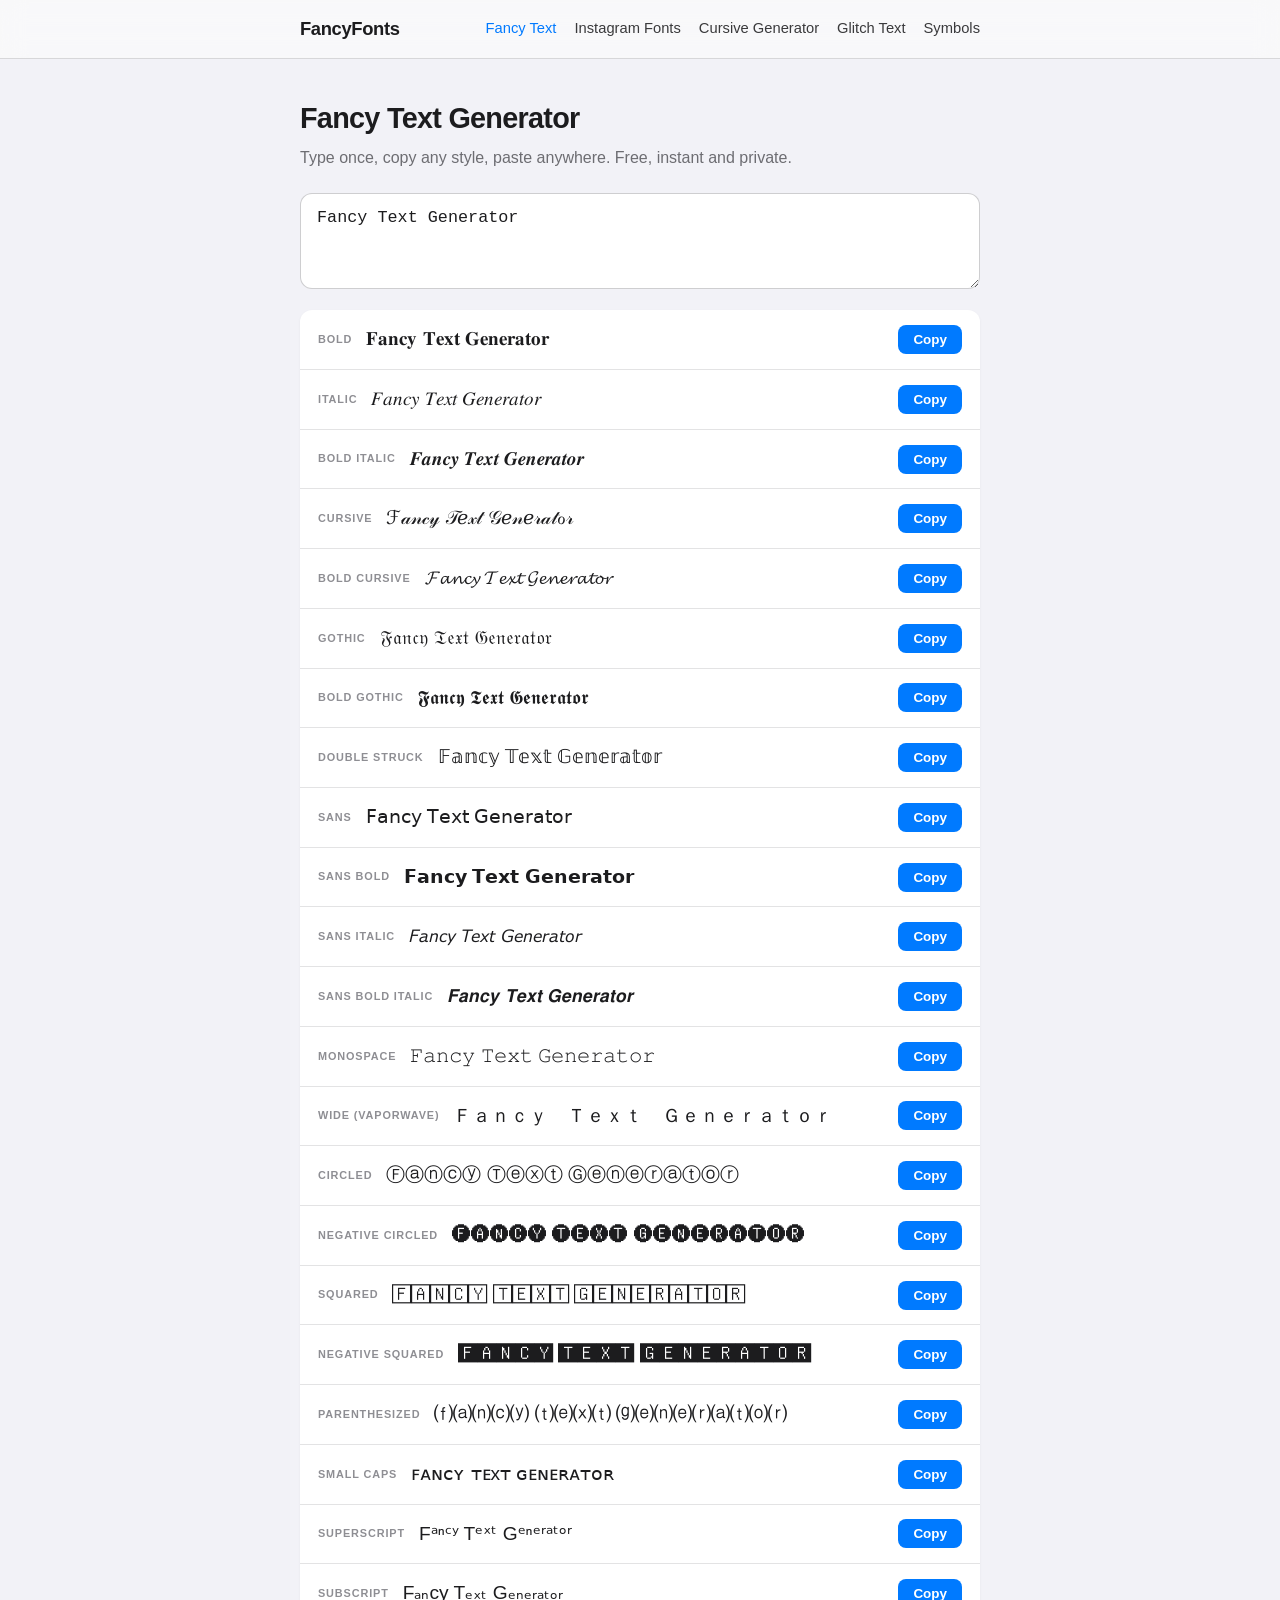
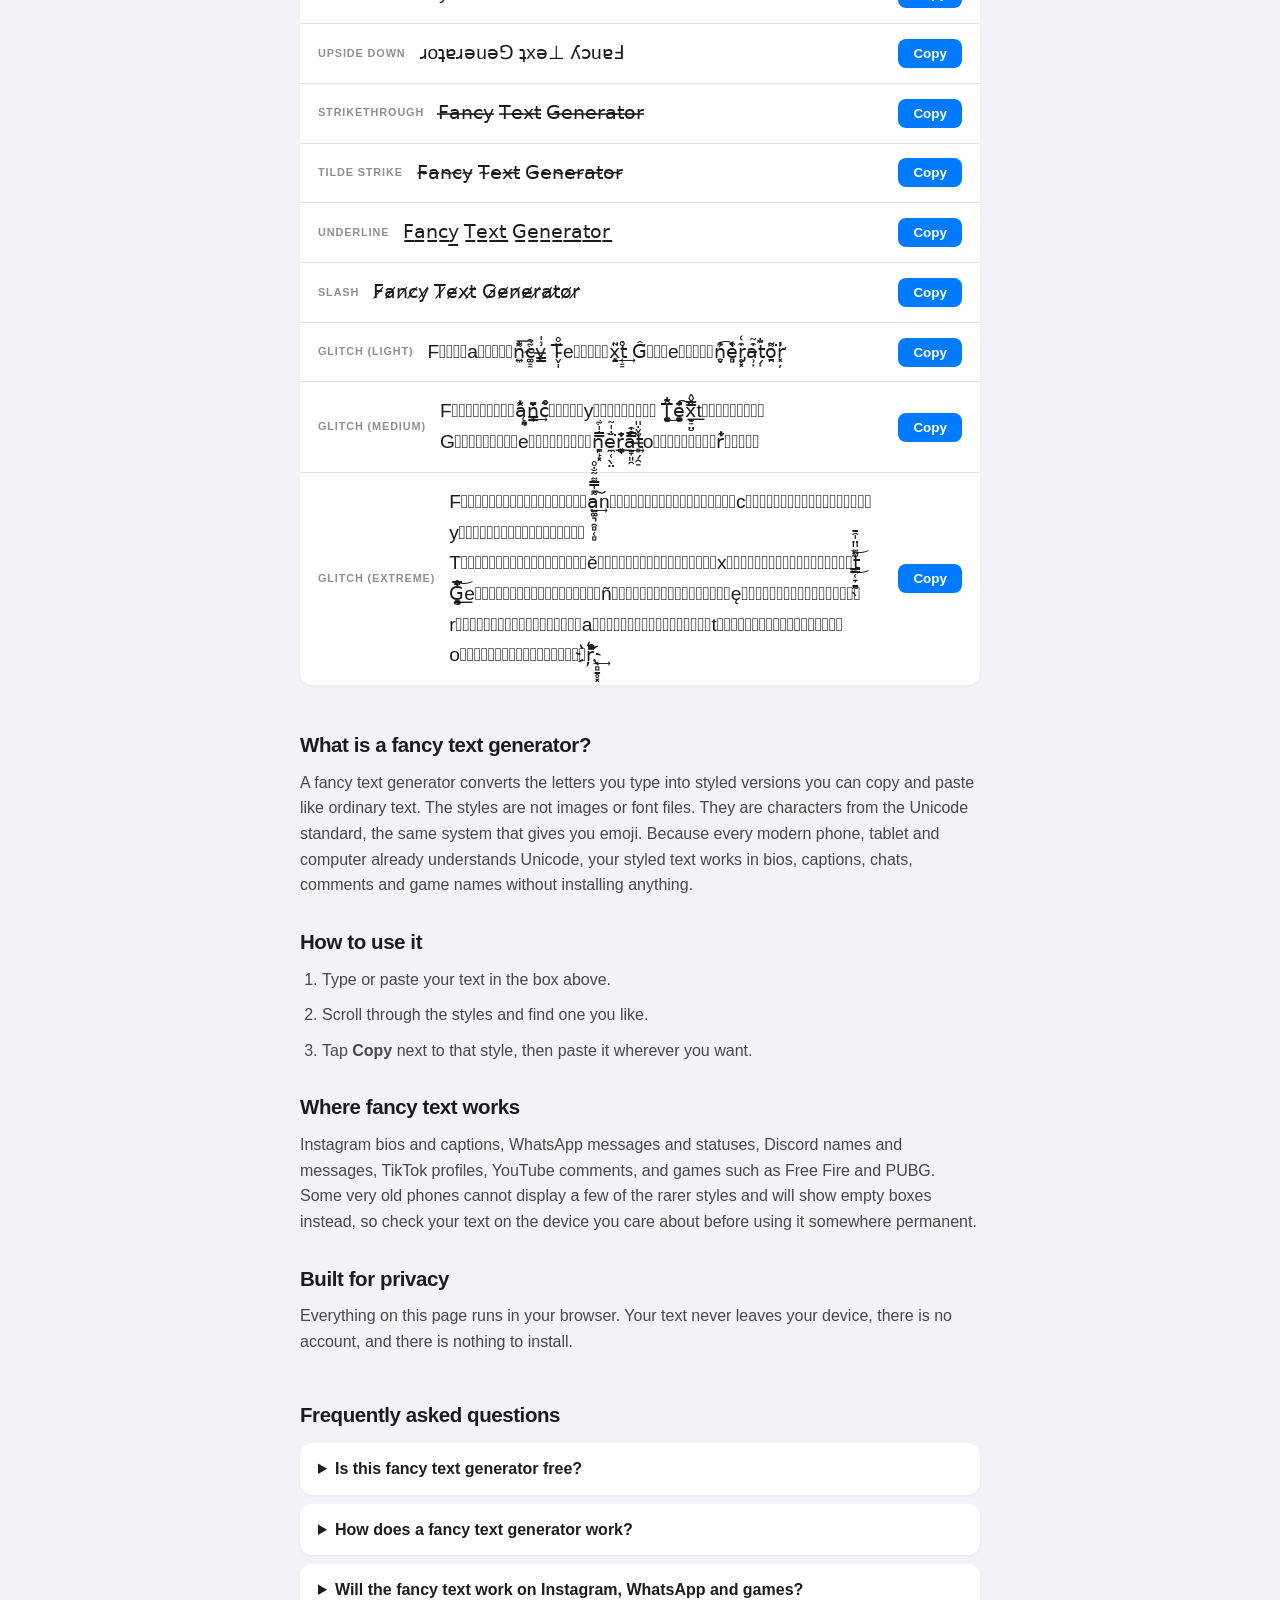
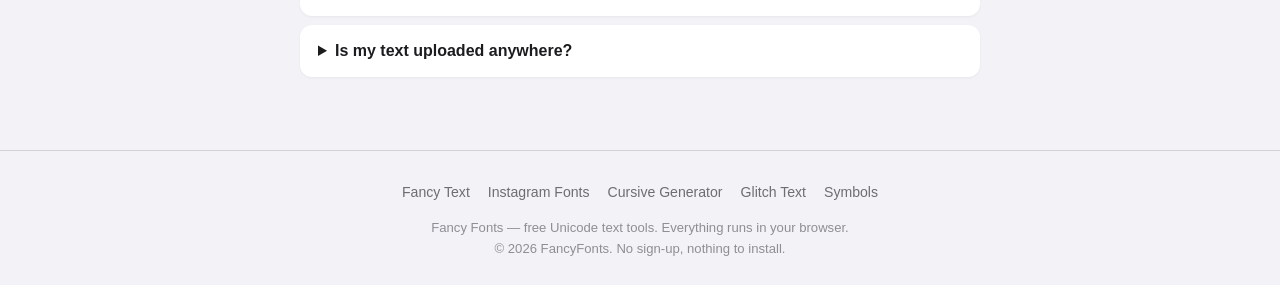
<file: index.html>
<!DOCTYPE html>
<html lang="en">
<head>
<meta charset="UTF-8">
<meta name="viewport" content="width=device-width, initial-scale=1.0">
<meta name="google-site-verification" content="sDdpDQWQOnC1w3uMUyWJrE3XYqYhAhATdIT-L85_N2A" />
<title>Fancy Font Generator: Copy and Paste Fonts Online Free | Fancy Fonts</title>
<meta name="description" content="Free fancy font generator online: type your text, get 30+ stylish fonts instantly, then copy and paste them into Instagram, WhatsApp, Discord, Free Fire and more. No sign-up.">
<link rel="canonical" href="https://fancy-fonts.github.io/">
<meta property="og:type" content="website">
<meta property="og:site_name" content="Fancy Fonts">
<meta property="og:title" content="Fancy Font Generator: Copy and Paste Fonts Online Free | Fancy Fonts">
<meta property="og:description" content="Free fancy font generator online: type your text, get 30+ stylish fonts instantly, then copy and paste them into Instagram, WhatsApp, Discord, Free Fire and more. No sign-up.">
<meta property="og:url" content="https://fancy-fonts.github.io/">
<link rel="icon" href="/favicon.svg" type="image/svg+xml">
<link rel="alternate icon" href="/favicon.png" type="image/png">
<link rel="stylesheet" href="/assets/style.css">
<script type="application/ld+json">
{"@context":"https://schema.org","@type":"FAQPage","mainEntity":[
{"@type":"Question","name":"Is this fancy text generator free?","acceptedAnswer":{"@type":"Answer","text":"Yes, completely free. There is no sign-up, no download and no limit on how much text you can convert."}},
{"@type":"Question","name":"How does a fancy text generator work?","acceptedAnswer":{"@type":"Answer","text":"It replaces each letter you type with a look-alike Unicode symbol. Unicode is the universal character standard built into every phone and computer, so the converted text pastes into almost any app without installing a font."}},
{"@type":"Question","name":"Will the fancy text work on Instagram, WhatsApp and games?","acceptedAnswer":{"@type":"Answer","text":"In most cases yes. Instagram bios and captions, WhatsApp chats and statuses, Discord, TikTok and games like Free Fire and PUBG all accept these characters. A few styles may show as empty boxes on very old devices."}},
{"@type":"Question","name":"Is my text uploaded anywhere?","acceptedAnswer":{"@type":"Answer","text":"No. All conversion happens inside your own browser with JavaScript. Nothing you type is sent to any server."}}
]}
</script>
<script type="application/ld+json">
{"@context":"https://schema.org","@type":"WebApplication","name":"Fancy Fonts - Fancy Text Generator","url":"https://fancy-fonts.github.io/","applicationCategory":"UtilitiesApplication","operatingSystem":"Any (web browser)","browserRequirements":"Requires JavaScript","offers":{"@type":"Offer","price":"0","priceCurrency":"USD"},"description":"Free online tool that converts plain text into 30 fancy Unicode styles you can copy and paste anywhere."}
</script>
<script type="application/ld+json">
{"@context":"https://schema.org","@type":"WebSite","name":"Fancy Fonts","alternateName":"FancyFonts","url":"https://fancy-fonts.github.io/"}
</script>
</head>
<body>
<header>
<div class="wrap">
<a class="logo" href="/">Fancy<span>Fonts</span></a>
<nav>
<a href="/" class="active">Fancy Text</a>
<a href="/instagram-fonts/">Instagram Fonts</a>
<a href="/cursive-generator/">Cursive Generator</a>
<a href="/glitch-text/">Glitch Text</a>
<a href="/symbols/">Symbols</a>
</nav>
</div>
</header>
<main>
<h1>Fancy Text Generator</h1>
<p class="sub">Type once, copy any style, paste anywhere. Free, instant and private.</p>
<section class="gen">
<textarea id="in" maxlength="500" placeholder="Type or paste your text here..."></textarea>
<div id="out"></div>
</section>
<section class="content">
<h2>What is a fancy text generator?</h2>
<p>A fancy text generator converts the letters you type into styled versions you can copy and paste like ordinary text. The styles are not images or font files. They are characters from the Unicode standard, the same system that gives you emoji. Because every modern phone, tablet and computer already understands Unicode, your styled text works in bios, captions, chats, comments and game names without installing anything.</p>
<h2>How to use it</h2>
<ol>
<li>Type or paste your text in the box above.</li>
<li>Scroll through the styles and find one you like.</li>
<li>Tap <strong>Copy</strong> next to that style, then paste it wherever you want.</li>
</ol>
<h2>Where fancy text works</h2>
<p>Instagram bios and captions, WhatsApp messages and statuses, Discord names and messages, TikTok profiles, YouTube comments, and games such as Free Fire and PUBG. Some very old phones cannot display a few of the rarer styles and will show empty boxes instead, so check your text on the device you care about before using it somewhere permanent.</p>
<h2>Built for privacy</h2>
<p>Everything on this page runs in your browser. Your text never leaves your device, there is no account, and there is nothing to install.</p>
</section>
<section class="faq">
<h2>Frequently asked questions</h2>
<details><summary>Is this fancy text generator free?</summary><p>Yes, completely free. There is no sign-up, no download and no limit on how much text you can convert.</p></details>
<details><summary>How does a fancy text generator work?</summary><p>It replaces each letter you type with a look-alike Unicode symbol. Unicode is the universal character standard built into every phone and computer, so the converted text pastes into almost any app without installing a font.</p></details>
<details><summary>Will the fancy text work on Instagram, WhatsApp and games?</summary><p>In most cases yes. Instagram bios and captions, WhatsApp chats and statuses, Discord, TikTok and games like Free Fire and PUBG all accept these characters. A few styles may show as empty boxes on very old devices.</p></details>
<details><summary>Is my text uploaded anywhere?</summary><p>No. All conversion happens inside your own browser with JavaScript. Nothing you type is sent to any server.</p></details>
</section>
</main>
<footer>
<div class="wrap">
<nav>
<a href="/">Fancy Text</a>
<a href="/instagram-fonts/">Instagram Fonts</a>
<a href="/cursive-generator/">Cursive Generator</a>
<a href="/glitch-text/">Glitch Text</a>
<a href="/symbols/">Symbols</a>
</nav>
<p>Fancy Fonts — free Unicode text tools. Everything runs in your browser.</p>
<p>© 2026 FancyFonts. No sign-up, nothing to install.</p>
</div>
</footer>
<script src="/assets/fancy.js"></script>
<script>FANCY.init({sample:"Fancy Text Generator",styles:["bold","italic","bolditalic","script","boldscript","fraktur","boldfraktur","doublestruck","sans","sansbold","sansitalic","sansbolditalic","monospace","fullwidth","circled","negcircled","squared","negsquared","paren","smallcaps","superscript","subscript","flip","strike","tilde","underline","slash","zalgo1","zalgo2","zalgo3"]});</script>
</body>
</html>
</file>
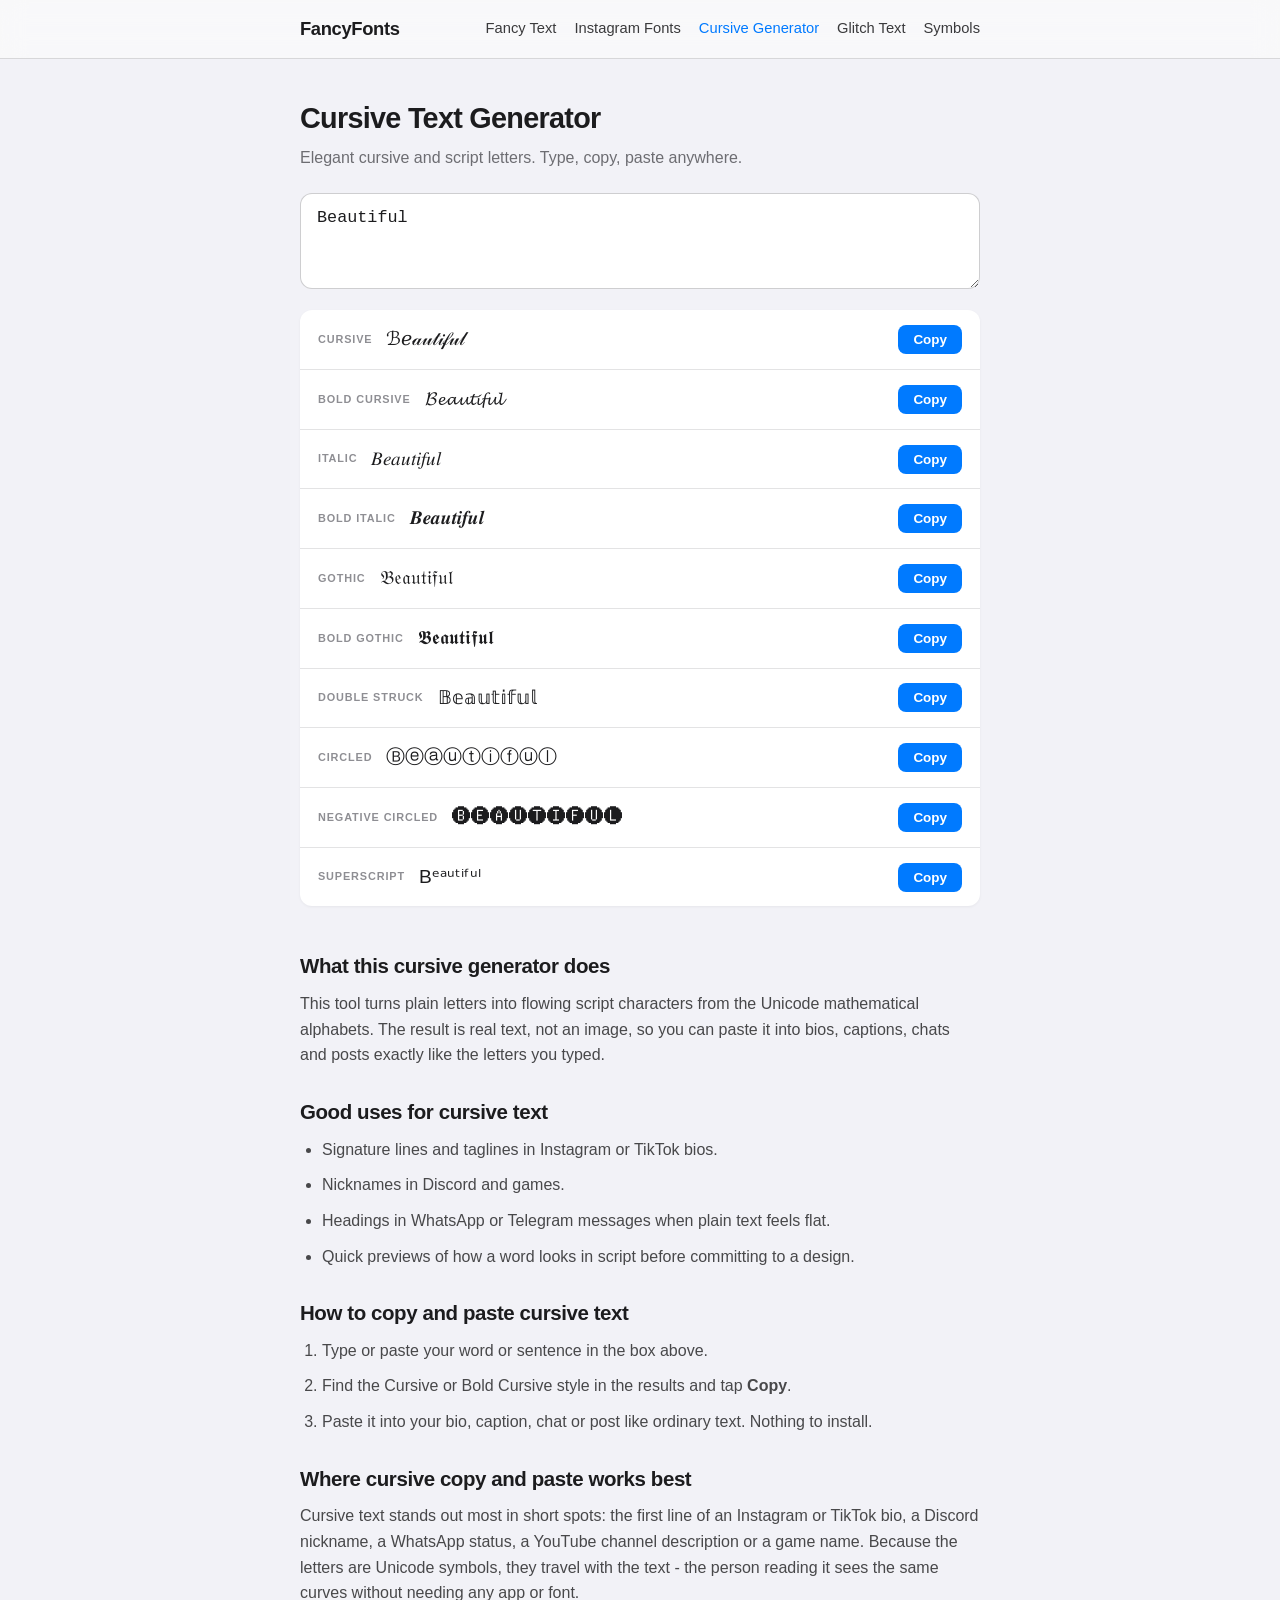
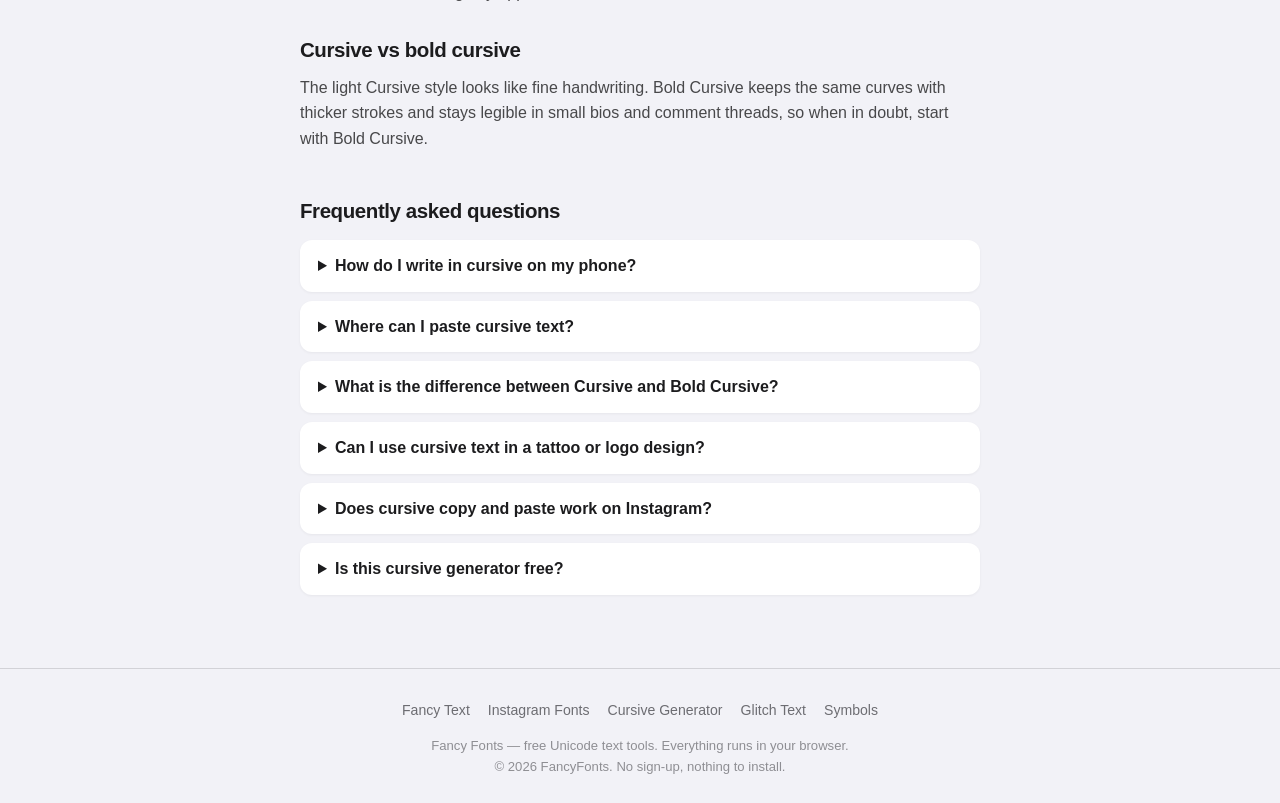
<file: cursive-generator/index.html>
<!DOCTYPE html>
<html lang="en">
<head>
<meta charset="UTF-8">
<meta name="viewport" content="width=device-width, initial-scale=1.0">
<title>Cursive Generator: Copy and Paste Cursive Text Free | Fancy Fonts</title>
<meta name="description" content="Free cursive generator. Convert any text into elegant cursive and script fonts you can copy and paste into bios, captions, messages and designs. No sign-up.">
<link rel="canonical" href="https://fancy-fonts.github.io/cursive-generator/">
<meta property="og:type" content="website">
<meta property="og:site_name" content="Fancy Fonts">
<meta property="og:title" content="Cursive Generator: Copy and Paste Cursive Text Free | Fancy Fonts">
<meta property="og:description" content="Free cursive generator. Convert any text into elegant cursive and script fonts you can copy and paste into bios, captions, messages and designs. No sign-up.">
<meta property="og:url" content="https://fancy-fonts.github.io/cursive-generator/">
<link rel="icon" href="/favicon.svg" type="image/svg+xml">
<link rel="alternate icon" href="/favicon.png" type="image/png">
<link rel="stylesheet" href="/assets/style.css">
<script type="application/ld+json">
{"@context":"https://schema.org","@type":"FAQPage","mainEntity":[
{"@type":"Question","name":"How do I write in cursive on my phone?","acceptedAnswer":{"@type":"Answer","text":"Phones do not include a cursive keyboard. Type your text here, copy the cursive version, and paste it into any app. The letters are Unicode symbols, so they work without installing fonts."}},
{"@type":"Question","name":"Where can I paste cursive text?","acceptedAnswer":{"@type":"Answer","text":"Anywhere that accepts normal text: Instagram and TikTok bios, WhatsApp and iMessage chats, Discord names, YouTube comments and most games."}},
{"@type":"Question","name":"Does cursive copy and paste work on Instagram?","acceptedAnswer":{"@type":"Answer","text":"Yes. Instagram bios, captions and comments accept Unicode script letters, so text you copy here pastes in with its cursive look intact."}},
{"@type":"Question","name":"Is this cursive generator free?","acceptedAnswer":{"@type":"Answer","text":"Yes, completely free with no sign-up and no limit. The conversion runs in your own browser, so nothing you type is uploaded anywhere."}},
{"@type":"Question","name":"What is the difference between Cursive and Bold Cursive?","acceptedAnswer":{"@type":"Answer","text":"Cursive uses light script strokes that look like handwriting, while Bold Cursive uses the same flowing shapes with heavier strokes, which reads better at small sizes."}},
{"@type":"Question","name":"Can I use cursive text in a tattoo or logo design?","acceptedAnswer":{"@type":"Answer","text":"You can paste it into design tools as a starting point to preview how words look in a script style, but a final tattoo or logo should be drawn with real fonts or custom lettering for clean, scalable lines."}}
]}
</script>
<script type="application/ld+json">
{"@context":"https://schema.org","@type":"WebApplication","name":"Cursive Text Generator","url":"https://fancy-fonts.github.io/cursive-generator/","applicationCategory":"UtilitiesApplication","operatingSystem":"Any (web browser)","browserRequirements":"Requires JavaScript","offers":{"@type":"Offer","price":"0","priceCurrency":"USD"},"description":"Free tool that converts plain text into cursive and script Unicode styles to copy and paste anywhere."}
</script>
</head>
<body>
<header>
<div class="wrap">
<a class="logo" href="/">Fancy<span>Fonts</span></a>
<nav>
<a href="/">Fancy Text</a>
<a href="/instagram-fonts/">Instagram Fonts</a>
<a href="/cursive-generator/" class="active">Cursive Generator</a>
<a href="/glitch-text/">Glitch Text</a>
<a href="/symbols/">Symbols</a>
</nav>
</div>
</header>
<main>
<h1>Cursive Text Generator</h1>
<p class="sub">Elegant cursive and script letters. Type, copy, paste anywhere.</p>
<section class="gen">
<textarea id="in" maxlength="500" placeholder="Type your text here..."></textarea>
<div id="out"></div>
</section>
<section class="content">
<h2>What this cursive generator does</h2>
<p>This tool turns plain letters into flowing script characters from the Unicode mathematical alphabets. The result is real text, not an image, so you can paste it into bios, captions, chats and posts exactly like the letters you typed.</p>
<h2>Good uses for cursive text</h2>
<ul>
<li>Signature lines and taglines in Instagram or TikTok bios.</li>
<li>Nicknames in Discord and games.</li>
<li>Headings in WhatsApp or Telegram messages when plain text feels flat.</li>
<li>Quick previews of how a word looks in script before committing to a design.</li>
</ul>
<h2>How to copy and paste cursive text</h2>
<ol>
<li>Type or paste your word or sentence in the box above.</li>
<li>Find the Cursive or Bold Cursive style in the results and tap <strong>Copy</strong>.</li>
<li>Paste it into your bio, caption, chat or post like ordinary text. Nothing to install.</li>
</ol>
<h2>Where cursive copy and paste works best</h2>
<p>Cursive text stands out most in short spots: the first line of an Instagram or TikTok bio, a Discord nickname, a WhatsApp status, a YouTube channel description or a game name. Because the letters are Unicode symbols, they travel with the text - the person reading it sees the same curves without needing any app or font.</p>
<h2>Cursive vs bold cursive</h2>
<p>The light Cursive style looks like fine handwriting. Bold Cursive keeps the same curves with thicker strokes and stays legible in small bios and comment threads, so when in doubt, start with Bold Cursive.</p>
</section>
<section class="faq">
<h2>Frequently asked questions</h2>
<details><summary>How do I write in cursive on my phone?</summary><p>Phones do not include a cursive keyboard. Type your text here, copy the cursive version, and paste it into any app. The letters are Unicode symbols, so they work without installing fonts.</p></details>
<details><summary>Where can I paste cursive text?</summary><p>Anywhere that accepts normal text: Instagram and TikTok bios, WhatsApp and iMessage chats, Discord names, YouTube comments and most games.</p></details>
<details><summary>What is the difference between Cursive and Bold Cursive?</summary><p>Cursive uses light script strokes that look like handwriting, while Bold Cursive uses the same flowing shapes with heavier strokes, which reads better at small sizes.</p></details>
<details><summary>Can I use cursive text in a tattoo or logo design?</summary><p>You can paste it into design tools as a starting point to preview how words look in a script style, but a final tattoo or logo should be drawn with real fonts or custom lettering for clean, scalable lines.</p></details>
<details><summary>Does cursive copy and paste work on Instagram?</summary><p>Yes. Instagram bios, captions and comments accept Unicode script letters, so text you copy here pastes in with its cursive look intact. A very small number of styles may show as boxes on old devices, so check the preview on your own phone before publishing.</p></details>
<details><summary>Is this cursive generator free?</summary><p>Yes, completely free with no sign-up and no limit. The conversion runs in your own browser, so nothing you type is uploaded anywhere.</p></details>
</section>
</main>
<footer>
<div class="wrap">
<nav>
<a href="/">Fancy Text</a>
<a href="/instagram-fonts/">Instagram Fonts</a>
<a href="/cursive-generator/">Cursive Generator</a>
<a href="/glitch-text/">Glitch Text</a>
<a href="/symbols/">Symbols</a>
</nav>
<p>Fancy Fonts — free Unicode text tools. Everything runs in your browser.</p>
<p>© 2026 FancyFonts. No sign-up, nothing to install.</p>
</div>
</footer>
<script src="/assets/fancy.js"></script>
<script>FANCY.init({sample:"Beautiful",styles:["script","boldscript","italic","bolditalic","fraktur","boldfraktur","doublestruck","circled","negcircled","superscript"]});</script>
</body>
</html>
</file>
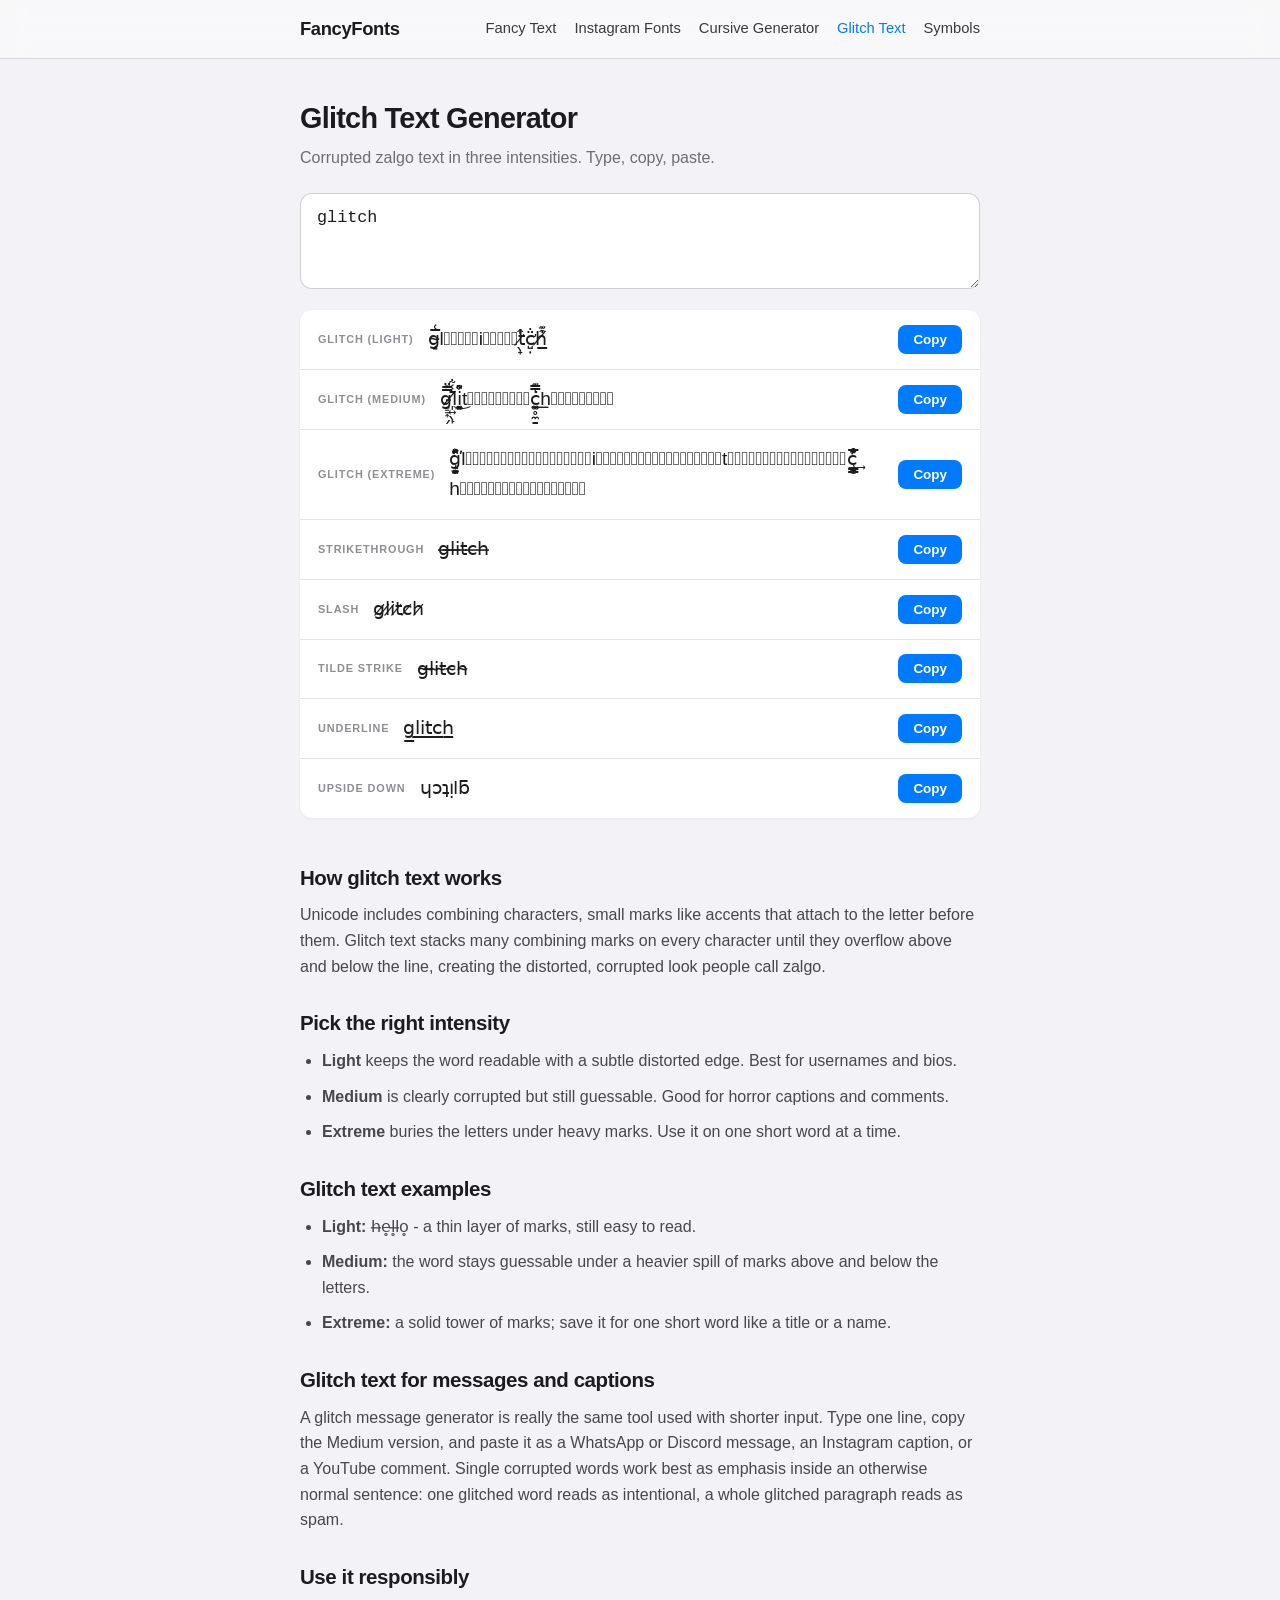
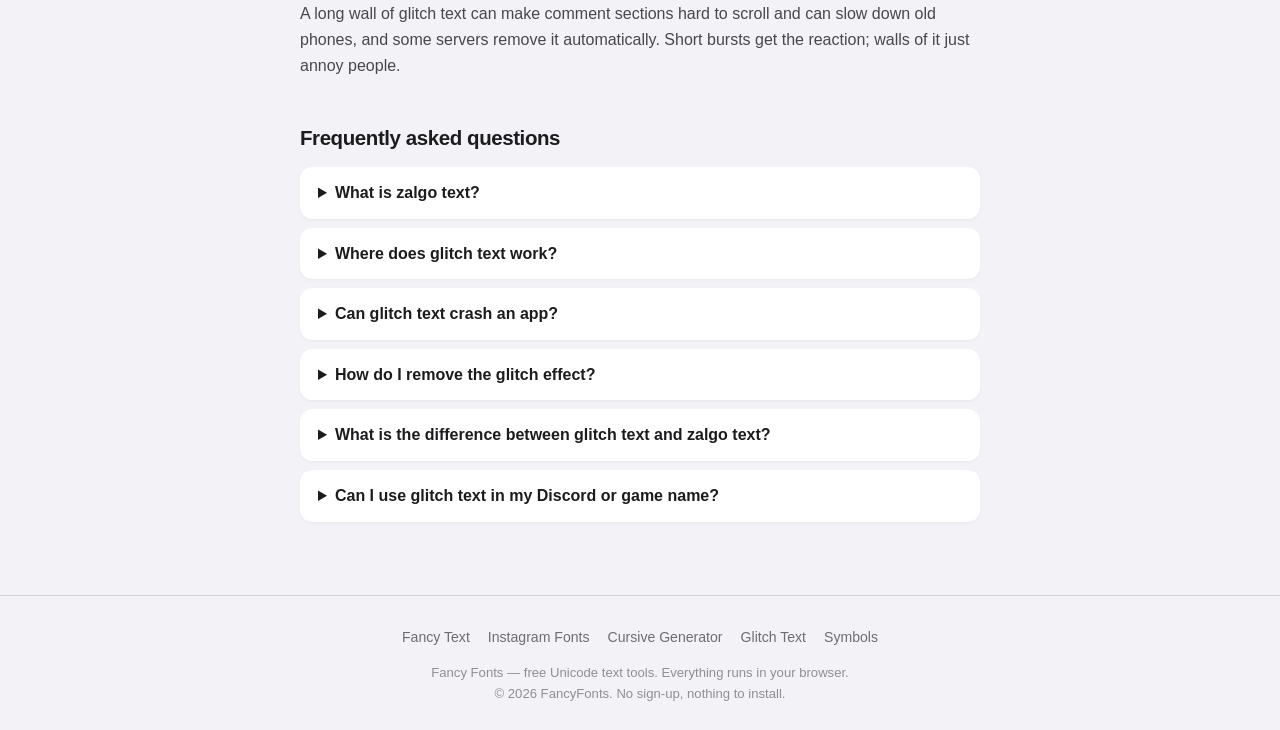
<file: glitch-text/index.html>
<!DOCTYPE html>
<html lang="en">
<head>
<meta charset="UTF-8">
<meta name="viewport" content="width=device-width, initial-scale=1.0">
<title>Zalgo Text Generator: Glitch & Corrupted Text Copy Paste | Fancy Fonts</title>
<meta name="description" content="Free zalgo text generator. Turn plain text into glitchy, corrupted text with 3 intensity levels, then copy and paste it into Discord, chats, bios and game names. No sign-up.">
<link rel="canonical" href="https://fancy-fonts.github.io/glitch-text/">
<meta property="og:type" content="website">
<meta property="og:site_name" content="Fancy Fonts">
<meta property="og:title" content="Zalgo Text Generator: Glitch & Corrupted Text Copy Paste | Fancy Fonts">
<meta property="og:description" content="Free zalgo text generator. Turn plain text into glitchy, corrupted text with 3 intensity levels, then copy and paste it into Discord, chats, bios and game names. No sign-up.">
<meta property="og:url" content="https://fancy-fonts.github.io/glitch-text/">
<link rel="icon" href="/favicon.svg" type="image/svg+xml">
<link rel="alternate icon" href="/favicon.png" type="image/png">
<link rel="stylesheet" href="/assets/style.css">
<script type="application/ld+json">
{"@context":"https://schema.org","@type":"FAQPage","mainEntity":[
{"@type":"Question","name":"What is zalgo text?","acceptedAnswer":{"@type":"Answer","text":"Zalgo text is normal text stacked with dozens of Unicode combining marks, the small accents meant to sit above or below a letter. Pile enough of them on one character and the marks spill over neighbouring lines, which produces the creepy glitch effect."}},
{"@type":"Question","name":"Where does glitch text work?","acceptedAnswer":{"@type":"Answer","text":"It works in most apps that accept Unicode: Discord, WhatsApp, Instagram comments, YouTube comments and many games. Some platforms strip combining characters, and heavy glitch text can break a layout, so the Light level is the safest choice."}},
{"@type":"Question","name":"Can glitch text crash an app?","acceptedAnswer":{"@type":"Answer","text":"Extreme zalgo with very long input can slow down older phones while rendering. It cannot damage anything, but use the Extreme level on short words only."}},
{"@type":"Question","name":"What is the difference between glitch text and zalgo text?","acceptedAnswer":{"@type":"Answer","text":"They are two names for the same effect. Zalgo text is the older meme name for letters buried in Unicode combining marks; glitch text, corrupted text and cursed text are the newer names. Intensity levels control how many marks are stacked on each letter."}},
{"@type":"Question","name":"Can I use glitch text in my Discord or game name?","acceptedAnswer":{"@type":"Answer","text":"Usually yes at Light intensity. Many games and Discord servers accept combining marks in names, but some filter them or cut long names short, so test with the Light level first and keep the name short."}},
{"@type":"Question","name":"How do I remove the glitch effect?","acceptedAnswer":{"@type":"Answer","text":"Just retype the word in plain letters. Glitch text is ordinary characters, so deleting it and typing fresh text removes it completely."}}
]}
</script>
<script type="application/ld+json">
{"@context":"https://schema.org","@type":"WebApplication","name":"Glitch Text Generator","url":"https://fancy-fonts.github.io/glitch-text/","applicationCategory":"UtilitiesApplication","operatingSystem":"Any (web browser)","browserRequirements":"Requires JavaScript","offers":{"@type":"Offer","price":"0","priceCurrency":"USD"},"description":"Free tool that adds zalgo glitch effects to plain text using Unicode combining marks, at three intensity levels."}
</script>
</head>
<body>
<header>
<div class="wrap">
<a class="logo" href="/">Fancy<span>Fonts</span></a>
<nav>
<a href="/">Fancy Text</a>
<a href="/instagram-fonts/">Instagram Fonts</a>
<a href="/cursive-generator/">Cursive Generator</a>
<a href="/glitch-text/" class="active">Glitch Text</a>
<a href="/symbols/">Symbols</a>
</nav>
</div>
</header>
<main>
<h1>Glitch Text Generator</h1>
<p class="sub">Corrupted zalgo text in three intensities. Type, copy, paste.</p>
<section class="gen">
<textarea id="in" maxlength="200" placeholder="Type a short word or phrase..."></textarea>
<div id="out"></div>
</section>
<section class="content">
<h2>How glitch text works</h2>
<p>Unicode includes combining characters, small marks like accents that attach to the letter before them. Glitch text stacks many combining marks on every character until they overflow above and below the line, creating the distorted, corrupted look people call zalgo.</p>
<h2>Pick the right intensity</h2>
<ul>
<li><strong>Light</strong> keeps the word readable with a subtle distorted edge. Best for usernames and bios.</li>
<li><strong>Medium</strong> is clearly corrupted but still guessable. Good for horror captions and comments.</li>
<li><strong>Extreme</strong> buries the letters under heavy marks. Use it on one short word at a time.</li>
</ul>
<h2>Glitch text examples</h2>
<ul>
<li><strong>Light:</strong> h&#822;e&#805;l&#805;l&#822;o&#805; - a thin layer of marks, still easy to read.</li>
<li><strong>Medium:</strong> the word stays guessable under a heavier spill of marks above and below the letters.</li>
<li><strong>Extreme:</strong> a solid tower of marks; save it for one short word like a title or a name.</li>
</ul>
<h2>Glitch text for messages and captions</h2>
<p>A glitch message generator is really the same tool used with shorter input. Type one line, copy the Medium version, and paste it as a WhatsApp or Discord message, an Instagram caption, or a YouTube comment. Single corrupted words work best as emphasis inside an otherwise normal sentence: one glitched word reads as intentional, a whole glitched paragraph reads as spam.</p>
<h2>Use it responsibly</h2>
<p>A long wall of glitch text can make comment sections hard to scroll and can slow down old phones, and some servers remove it automatically. Short bursts get the reaction; walls of it just annoy people.</p>
</section>
<section class="faq">
<h2>Frequently asked questions</h2>
<details><summary>What is zalgo text?</summary><p>Zalgo text is normal text stacked with dozens of Unicode combining marks, the small accents meant to sit above or below a letter. Pile enough of them on one character and the marks spill over neighbouring lines, which produces the creepy glitch effect.</p></details>
<details><summary>Where does glitch text work?</summary><p>It works in most apps that accept Unicode: Discord, WhatsApp, Instagram comments, YouTube comments and many games. Some platforms strip combining characters, and heavy glitch text can break a layout, so the Light level is the safest choice.</p></details>
<details><summary>Can glitch text crash an app?</summary><p>Extreme zalgo with very long input can slow down older phones while rendering. It cannot damage anything, but use the Extreme level on short words only.</p></details>
<details><summary>How do I remove the glitch effect?</summary><p>Just retype the word in plain letters. Glitch text is ordinary characters, so deleting it and typing fresh text removes it completely.</p></details>
<details><summary>What is the difference between glitch text and zalgo text?</summary><p>They are two names for the same effect. Zalgo text is the older meme name for letters buried in Unicode combining marks; glitch text, corrupted text and cursed text are the newer search names. This generator makes all of them - the three intensity levels just control how many marks are stacked on each letter.</p></details>
<details><summary>Can I use glitch text in my Discord or game name?</summary><p>Usually yes at Light intensity. Many games and Discord servers accept combining marks in names, but some filter them or cut long names short, so test with the Light level first and keep the name short.</p></details>
</section>
</main>
<footer>
<div class="wrap">
<nav>
<a href="/">Fancy Text</a>
<a href="/instagram-fonts/">Instagram Fonts</a>
<a href="/cursive-generator/">Cursive Generator</a>
<a href="/glitch-text/">Glitch Text</a>
<a href="/symbols/">Symbols</a>
</nav>
<p>Fancy Fonts — free Unicode text tools. Everything runs in your browser.</p>
<p>© 2026 FancyFonts. No sign-up, nothing to install.</p>
</div>
</footer>
<script src="/assets/fancy.js"></script>
<script>FANCY.init({sample:"glitch",styles:["zalgo1","zalgo2","zalgo3","strike","slash","tilde","underline","flip"]});</script>
</body>
</html>
</file>
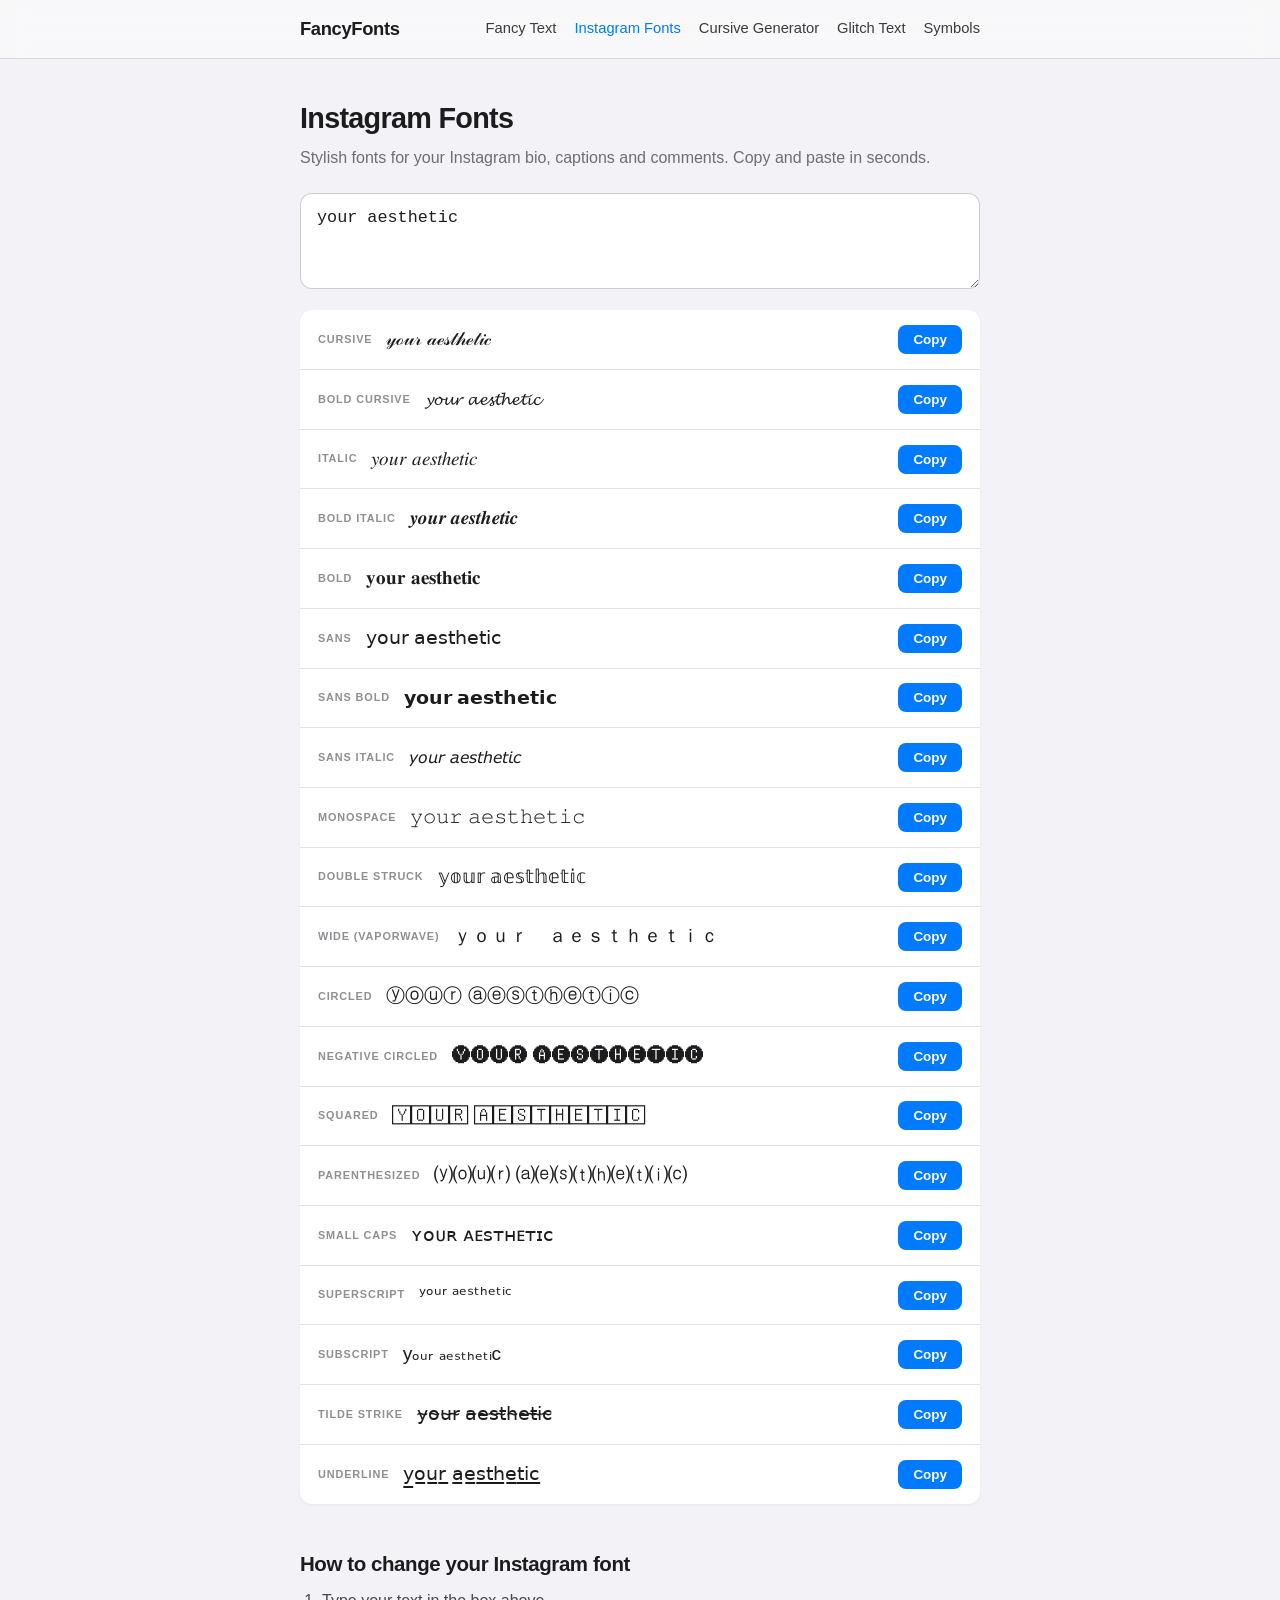
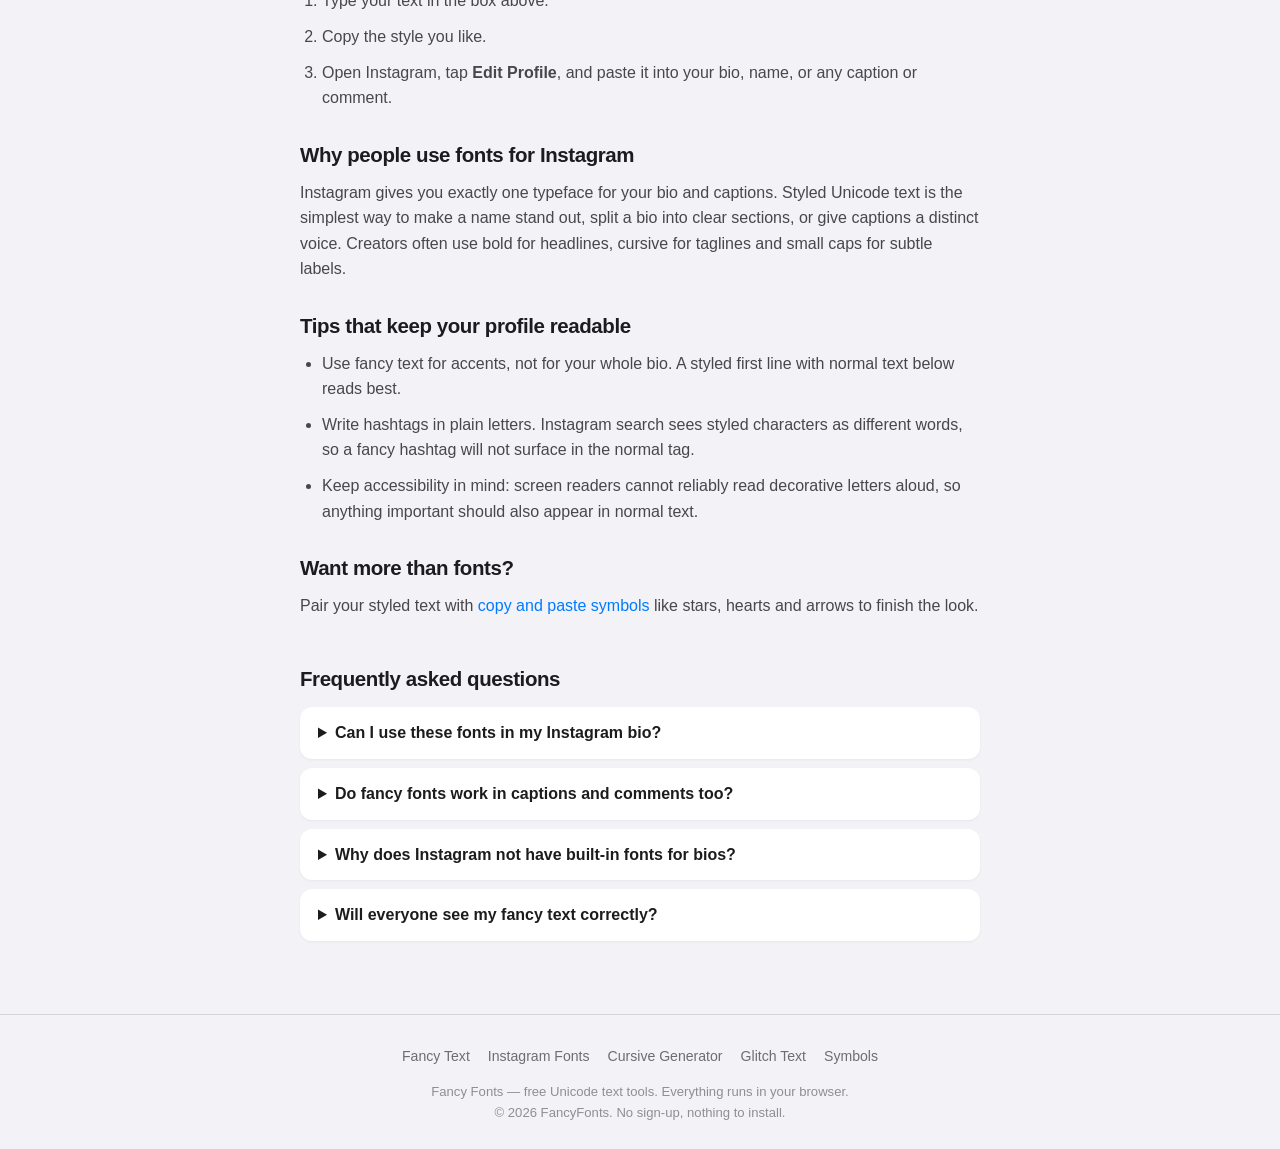
<file: instagram-fonts/index.html>
<!DOCTYPE html>
<html lang="en">
<head>
<meta charset="UTF-8">
<meta name="viewport" content="width=device-width, initial-scale=1.0">
<title>Instagram Fonts Generator: Copy Paste Fonts for Bio | Fancy Fonts</title>
<meta name="description" content="Free Instagram fonts generator. Create stylish text for your bio, captions and comments, then copy and paste it straight into the app. No sign-up, works on iPhone and Android.">
<link rel="canonical" href="https://fancy-fonts.github.io/instagram-fonts/">
<meta property="og:type" content="website">
<meta property="og:site_name" content="Fancy Fonts">
<meta property="og:title" content="Instagram Fonts Generator: Copy Paste Fonts for Bio | Fancy Fonts">
<meta property="og:description" content="Free Instagram fonts generator. Create stylish text for your bio, captions and comments, then copy and paste it straight into the app. No sign-up, works on iPhone and Android.">
<meta property="og:url" content="https://fancy-fonts.github.io/instagram-fonts/">
<link rel="icon" href="/favicon.svg" type="image/svg+xml">
<link rel="alternate icon" href="/favicon.png" type="image/png">
<link rel="stylesheet" href="/assets/style.css">
<script type="application/ld+json">
{"@context":"https://schema.org","@type":"FAQPage","mainEntity":[
{"@type":"Question","name":"Can I use these fonts in my Instagram bio?","acceptedAnswer":{"@type":"Answer","text":"Yes. Type your text above, copy a style, open Instagram, go to Edit Profile and paste it into your bio or name field. The characters are standard Unicode, so Instagram accepts them like normal text."}},
{"@type":"Question","name":"Do fancy fonts work in captions and comments too?","acceptedAnswer":{"@type":"Answer","text":"Yes, they work in captions, comments and direct messages. Keep in mind that Instagram search treats styled letters as different characters, so hashtags written in fancy text will not rank for the normal word."}},
{"@type":"Question","name":"Why does Instagram not have built-in fonts for bios?","acceptedAnswer":{"@type":"Answer","text":"Instagram only offers extra fonts inside Stories and Reels. For bios, captions and comments the app uses one default typeface, which is why people use Unicode text generators like this one to personalise their profiles."}},
{"@type":"Question","name":"Will everyone see my fancy text correctly?","acceptedAnswer":{"@type":"Answer","text":"Almost everyone on a reasonably modern phone will. Very old devices can show empty boxes for some of the rarer styles, and screen readers may struggle to read heavily styled text out loud, so keep important information in normal letters."}}
]}
</script>
<script type="application/ld+json">
{"@context":"https://schema.org","@type":"WebApplication","name":"Instagram Fonts Generator","url":"https://fancy-fonts.github.io/instagram-fonts/","applicationCategory":"UtilitiesApplication","operatingSystem":"Any (web browser)","browserRequirements":"Requires JavaScript","offers":{"@type":"Offer","price":"0","priceCurrency":"USD"},"description":"Free tool that turns plain text into stylish Unicode fonts for Instagram bios, captions and comments."}
</script>
</head>
<body>
<header>
<div class="wrap">
<a class="logo" href="/">Fancy<span>Fonts</span></a>
<nav>
<a href="/">Fancy Text</a>
<a href="/instagram-fonts/" class="active">Instagram Fonts</a>
<a href="/cursive-generator/">Cursive Generator</a>
<a href="/glitch-text/">Glitch Text</a>
<a href="/symbols/">Symbols</a>
</nav>
</div>
</header>
<main>
<h1>Instagram Fonts</h1>
<p class="sub">Stylish fonts for your Instagram bio, captions and comments. Copy and paste in seconds.</p>
<section class="gen">
<textarea id="in" maxlength="500" placeholder="Type your bio or caption text..."></textarea>
<div id="out"></div>
</section>
<section class="content">
<h2>How to change your Instagram font</h2>
<ol>
<li>Type your text in the box above.</li>
<li>Copy the style you like.</li>
<li>Open Instagram, tap <strong>Edit Profile</strong>, and paste it into your bio, name, or any caption or comment.</li>
</ol>
<h2>Why people use fonts for Instagram</h2>
<p>Instagram gives you exactly one typeface for your bio and captions. Styled Unicode text is the simplest way to make a name stand out, split a bio into clear sections, or give captions a distinct voice. Creators often use bold for headlines, cursive for taglines and small caps for subtle labels.</p>
<h2>Tips that keep your profile readable</h2>
<ul>
<li>Use fancy text for accents, not for your whole bio. A styled first line with normal text below reads best.</li>
<li>Write hashtags in plain letters. Instagram search sees styled characters as different words, so a fancy hashtag will not surface in the normal tag.</li>
<li>Keep accessibility in mind: screen readers cannot reliably read decorative letters aloud, so anything important should also appear in normal text.</li>
</ul>
<h2>Want more than fonts?</h2>
<p>Pair your styled text with <a href="/symbols/">copy and paste symbols</a> like stars, hearts and arrows to finish the look.</p>
</section>
<section class="faq">
<h2>Frequently asked questions</h2>
<details><summary>Can I use these fonts in my Instagram bio?</summary><p>Yes. Type your text above, copy a style, open Instagram, go to Edit Profile and paste it into your bio or name field. The characters are standard Unicode, so Instagram accepts them like normal text.</p></details>
<details><summary>Do fancy fonts work in captions and comments too?</summary><p>Yes, they work in captions, comments and direct messages. Keep in mind that Instagram search treats styled letters as different characters, so hashtags written in fancy text will not rank for the normal word.</p></details>
<details><summary>Why does Instagram not have built-in fonts for bios?</summary><p>Instagram only offers extra fonts inside Stories and Reels. For bios, captions and comments the app uses one default typeface, which is why people use Unicode text generators like this one to personalise their profiles.</p></details>
<details><summary>Will everyone see my fancy text correctly?</summary><p>Almost everyone on a reasonably modern phone will. Very old devices can show empty boxes for some of the rarer styles, and screen readers may struggle to read heavily styled text out loud, so keep important information in normal letters.</p></details>
</section>
</main>
<footer>
<div class="wrap">
<nav>
<a href="/">Fancy Text</a>
<a href="/instagram-fonts/">Instagram Fonts</a>
<a href="/cursive-generator/">Cursive Generator</a>
<a href="/glitch-text/">Glitch Text</a>
<a href="/symbols/">Symbols</a>
</nav>
<p>Fancy Fonts — free Unicode text tools. Everything runs in your browser.</p>
<p>© 2026 FancyFonts. No sign-up, nothing to install.</p>
</div>
</footer>
<script src="/assets/fancy.js"></script>
<script>FANCY.init({sample:"your aesthetic",styles:["script","boldscript","italic","bolditalic","bold","sans","sansbold","sansitalic","monospace","doublestruck","fullwidth","circled","negcircled","squared","paren","smallcaps","superscript","subscript","tilde","underline"]});</script>
</body>
</html>
</file>
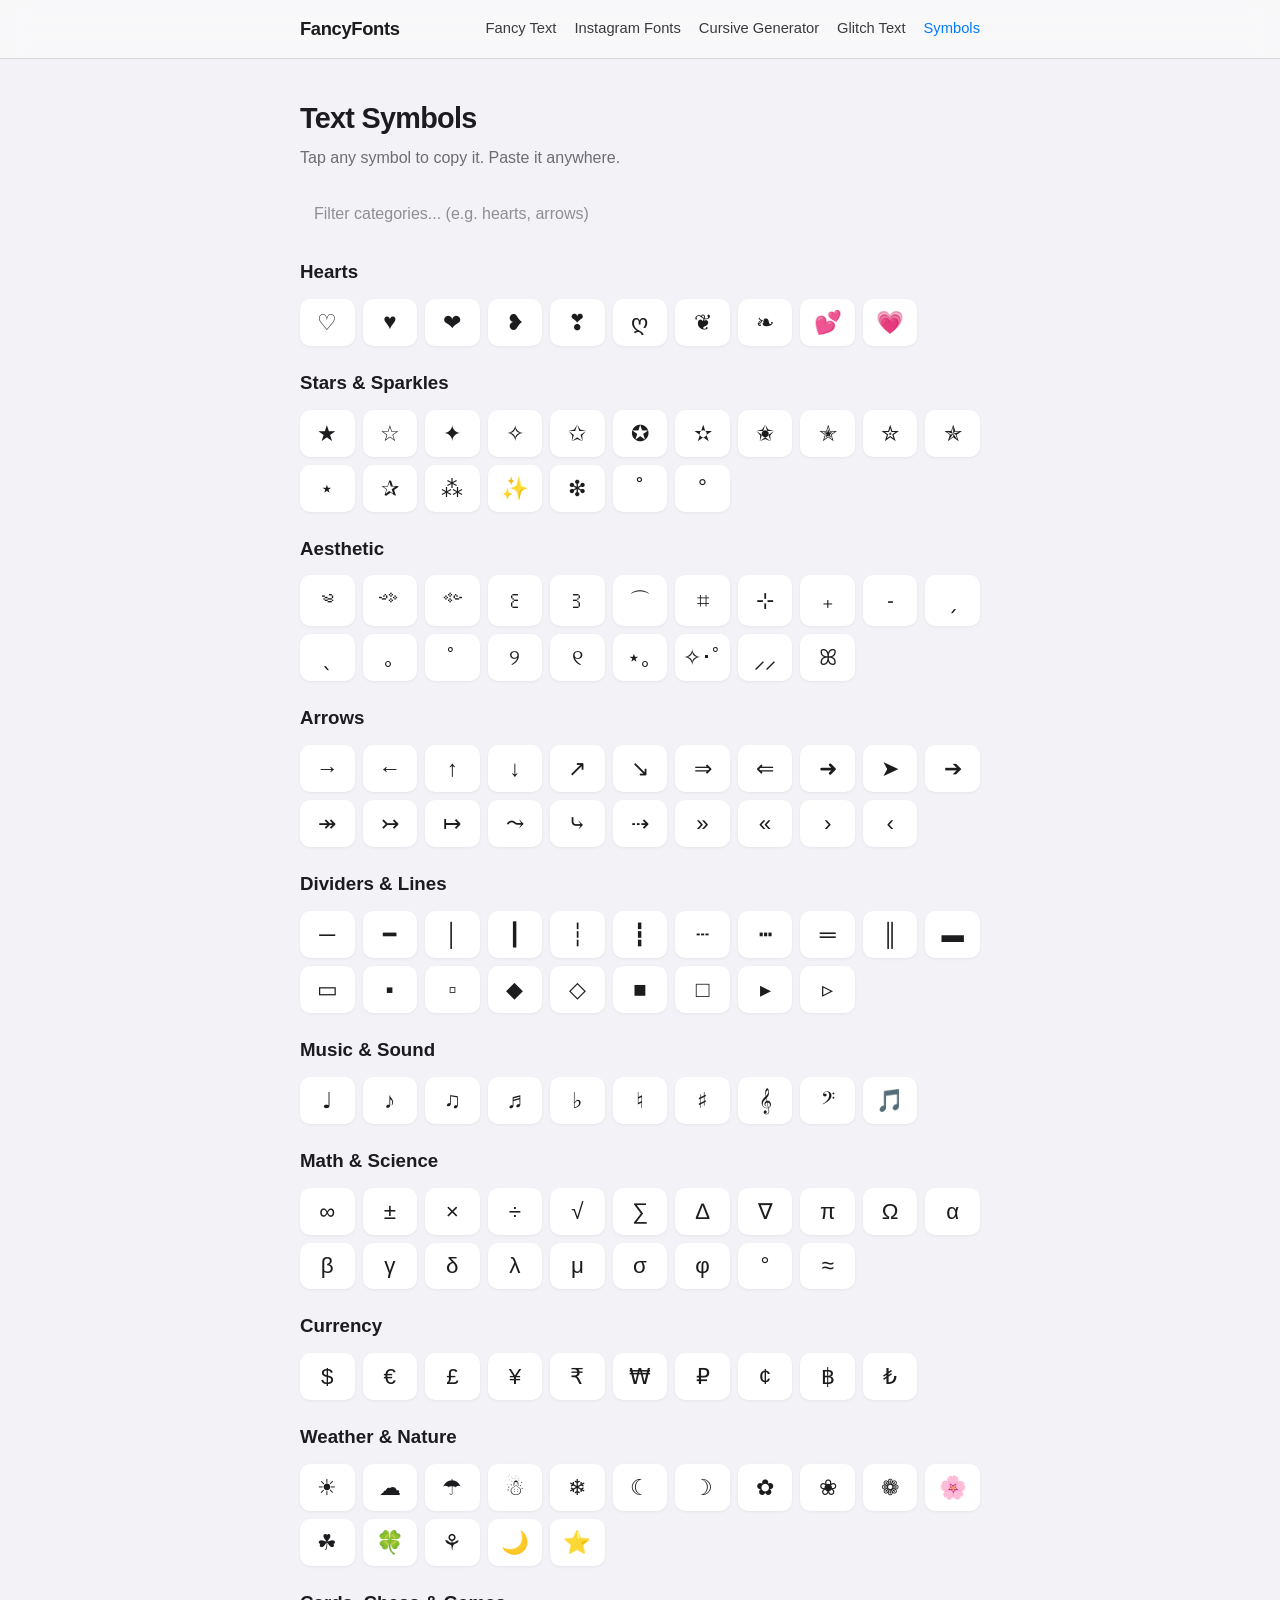
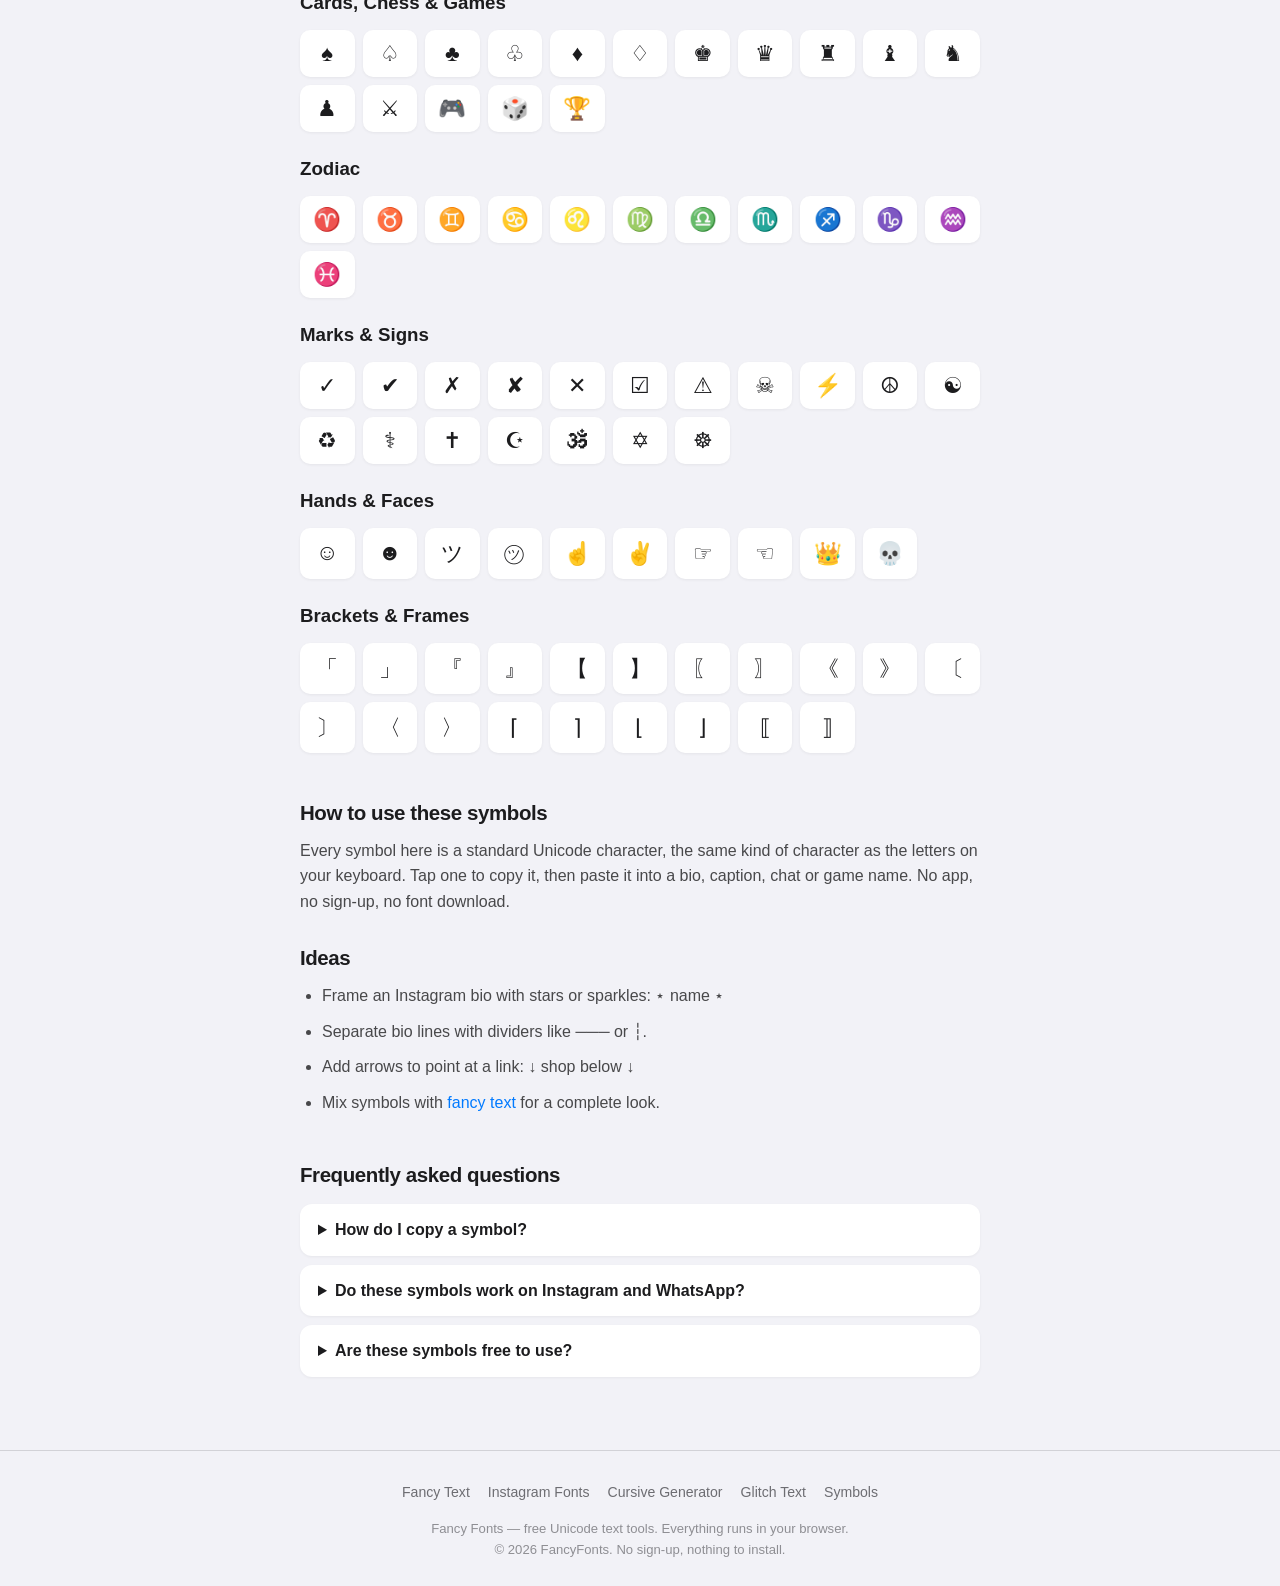
<file: symbols/index.html>
<!DOCTYPE html>
<html lang="en">
<head>
<meta charset="UTF-8">
<meta name="viewport" content="width=device-width, initial-scale=1.0">
<title>Fancy Text Symbols: Copy and Paste Cool Symbols | Fancy Fonts</title>
<meta name="description" content="Free fancy text symbols library: hearts, stars, arrows, aesthetic dividers, music notes, math and more. Tap any symbol to copy and paste it instantly. No sign-up.">
<link rel="canonical" href="https://fancy-fonts.github.io/symbols/">
<meta property="og:type" content="website">
<meta property="og:site_name" content="Fancy Fonts">
<meta property="og:title" content="Fancy Text Symbols: Copy and Paste Cool Symbols | Fancy Fonts">
<meta property="og:description" content="Free fancy text symbols library: hearts, stars, arrows, aesthetic dividers, music notes, math and more. Tap any symbol to copy and paste it instantly. No sign-up.">
<meta property="og:url" content="https://fancy-fonts.github.io/symbols/">
<link rel="icon" href="/favicon.svg" type="image/svg+xml">
<link rel="alternate icon" href="/favicon.png" type="image/png">
<link rel="stylesheet" href="/assets/style.css">
<script type="application/ld+json">
{"@context":"https://schema.org","@type":"FAQPage","mainEntity":[
{"@type":"Question","name":"How do I copy a symbol?","acceptedAnswer":{"@type":"Answer","text":"Tap or click any symbol in the grid and it is copied to your clipboard instantly. Then paste it into any app like a normal character."}},
{"@type":"Question","name":"Do these symbols work on Instagram and WhatsApp?","acceptedAnswer":{"@type":"Answer","text":"Yes. They are standard Unicode characters, so they paste into Instagram bios and captions, WhatsApp messages, Discord, TikTok and most games just like letters."}},
{"@type":"Question","name":"Are these symbols free to use?","acceptedAnswer":{"@type":"Answer","text":"Yes. Unicode characters are part of an open international standard. Copy and use as many as you like, anywhere you like."}}
]}
</script>
<script type="application/ld+json">
{"@context":"https://schema.org","@type":"WebApplication","name":"Copy and Paste Symbols","url":"https://fancy-fonts.github.io/symbols/","applicationCategory":"UtilitiesApplication","operatingSystem":"Any (web browser)","browserRequirements":"Requires JavaScript","offers":{"@type":"Offer","price":"0","priceCurrency":"USD"},"description":"Free library of Unicode symbols: stars, hearts, arrows and more. Click any symbol to copy it."}
</script>
</head>
<body>
<header>
<div class="wrap">
<a class="logo" href="/">Fancy<span>Fonts</span></a>
<nav>
<a href="/">Fancy Text</a>
<a href="/instagram-fonts/">Instagram Fonts</a>
<a href="/cursive-generator/">Cursive Generator</a>
<a href="/glitch-text/">Glitch Text</a>
<a href="/symbols/" class="active">Symbols</a>
</nav>
</div>
</header>
<main>
<h1>Text Symbols</h1>
<p class="sub">Tap any symbol to copy it. Paste it anywhere.</p>
<section class="gen">
<input id="q" type="search" placeholder="Filter categories... (e.g. hearts, arrows)" style="width:100%;background:var(--card);border:1px solid var(--border);border-radius:10px;color:var(--text);font-size:1rem;padding:12px 14px;">
<div id="lib"></div>
</section>
<section class="content">
<h2>How to use these symbols</h2>
<p>Every symbol here is a standard Unicode character, the same kind of character as the letters on your keyboard. Tap one to copy it, then paste it into a bio, caption, chat or game name. No app, no sign-up, no font download.</p>
<h2>Ideas</h2>
<ul>
<li>Frame an Instagram bio with stars or sparkles: ⋆ name ⋆</li>
<li>Separate bio lines with dividers like ─── or ┆.</li>
<li>Add arrows to point at a link: ↓ shop below ↓</li>
<li>Mix symbols with <a href="/">fancy text</a> for a complete look.</li>
</ul>
</section>
<section class="faq">
<h2>Frequently asked questions</h2>
<details><summary>How do I copy a symbol?</summary><p>Tap or click any symbol in the grid and it is copied to your clipboard instantly. Then paste it into any app like a normal character.</p></details>
<details><summary>Do these symbols work on Instagram and WhatsApp?</summary><p>Yes. They are standard Unicode characters, so they paste into Instagram bios and captions, WhatsApp messages, Discord, TikTok and most games just like letters.</p></details>
<details><summary>Are these symbols free to use?</summary><p>Yes. Unicode characters are part of an open international standard. Copy and use as many as you like, anywhere you like.</p></details>
</section>
</main>
<div class="toast" id="toast">Copied!</div>
<footer>
<div class="wrap">
<nav>
<a href="/">Fancy Text</a>
<a href="/instagram-fonts/">Instagram Fonts</a>
<a href="/cursive-generator/">Cursive Generator</a>
<a href="/glitch-text/">Glitch Text</a>
<a href="/symbols/">Symbols</a>
</nav>
<p>Fancy Fonts — free Unicode text tools. Everything runs in your browser.</p>
<p>© 2026 FancyFonts. No sign-up, nothing to install.</p>
</div>
</footer>
<script>
var LIB=[
["Hearts",["♡","♥","❤","❥","❣","ღ","❦","❧","💕","💗"]],
["Stars & Sparkles",["★","☆","✦","✧","✩","✪","✫","✬","✭","✮","✯","⋆","✰","⁂","✨","❇","˚","°"]],
["Aesthetic",["༄","༺","༻","꒰","꒱","⌒","⌗","⊹","₊","˗","ˏ","ˎ","｡","ﾟ","୨","୧","⋆｡","✧･ﾟ","⸝⸝","ꕤ"]],
["Arrows",["→","←","↑","↓","↗","↘","⇒","⇐","➜","➤","➔","↠","↣","↦","⤳","⤷","⇢","»","«","›","‹"]],
["Dividers & Lines",["─","━","│","┃","┆","┇","┄","┅","═","║","▬","▭","▪","▫","◆","◇","■","□","▸","▹"]],
["Music & Sound",["♩","♪","♫","♬","♭","♮","♯","𝄞","𝄢","🎵"]],
["Math & Science",["∞","±","×","÷","√","∑","∆","∇","π","Ω","α","β","γ","δ","λ","μ","σ","φ","°","≈"]],
["Currency",["$","€","£","¥","₹","₩","₽","¢","฿","₺"]],
["Weather & Nature",["☀","☁","☂","☃","❄","☾","☽","✿","❀","❁","🌸","☘","🍀","⚘","🌙","⭐"]],
["Cards, Chess & Games",["♠","♤","♣","♧","♦","♢","♚","♛","♜","♝","♞","♟","⚔","🎮","🎲","🏆"]],
["Zodiac",["♈","♉","♊","♋","♌","♍","♎","♏","♐","♑","♒","♓"]],
["Marks & Signs",["✓","✔","✗","✘","✕","☑","⚠","☠","⚡","☮","☯","♻","⚕","✝","☪","🕉","✡","☸"]],
["Hands & Faces",["☺","☻","ツ","㋡","☝","✌","☞","☜","👑","💀"]],
["Brackets & Frames",["「","」","『","』","【","】","〖","〗","《","》","〔","〕","〈","〉","⌈","⌉","⌊","⌋","⟦","⟧"]]
];
var lib=document.getElementById("lib"),toast=document.getElementById("toast"),tt;
function copySym(s){function show(){toast.classList.add("show");clearTimeout(tt);tt=setTimeout(function(){toast.classList.remove("show");},1200);}
if(navigator.clipboard&&navigator.clipboard.writeText){navigator.clipboard.writeText(s).then(show).catch(function(){legacy();});}else legacy();
function legacy(){var ta=document.createElement("textarea");ta.value=s;document.body.appendChild(ta);ta.select();try{document.execCommand("copy");}catch(e){}document.body.removeChild(ta);show();}}
function render(filter){lib.innerHTML="";LIB.forEach(function(cat){var name=cat[0];if(filter&&name.toLowerCase().indexOf(filter)===-1)return;
var h=document.createElement("h3");h.textContent=name;h.style.marginTop="22px";lib.appendChild(h);
var g=document.createElement("div");g.className="sym-grid";
cat[1].forEach(function(s){var b=document.createElement("button");b.type="button";b.textContent=s;b.title="Copy "+s;b.addEventListener("click",function(){copySym(s);});g.appendChild(b);});
lib.appendChild(g);});
if(!lib.children.length){var p=document.createElement("p");p.style.color="var(--muted)";p.style.marginTop="16px";p.textContent="No category matches. Try hearts, arrows, music...";lib.appendChild(p);}}
document.getElementById("q").addEventListener("input",function(e){render(e.target.value.trim().toLowerCase());});
render("");
</script>
</body>
</html>
</file>
<file: assets/style.css>
*{margin:0;padding:0;box-sizing:border-box}
html{scroll-behavior:smooth}
body{font-family:-apple-system,BlinkMacSystemFont,"SF Pro Text","Segoe UI",Roboto,"Helvetica Neue",Arial,sans-serif;background:#f2f2f7;color:#1c1c1e;line-height:1.6;-webkit-font-smoothing:antialiased}
a{color:#007aff;text-decoration:none}
a:hover{text-decoration:underline}
header{position:sticky;top:0;z-index:50;background:rgba(249,249,249,.85);backdrop-filter:saturate(180%) blur(12px);-webkit-backdrop-filter:saturate(180%) blur(12px);border-bottom:.5px solid rgba(60,60,67,.18)}
.wrap{max-width:720px;margin:0 auto;padding:0 20px}
header .wrap{height:58px;display:flex;align-items:center;justify-content:space-between;gap:16px}
.logo{font-weight:700;font-size:1.15rem;color:#1c1c1e;letter-spacing:-.02em}
.logo:hover{text-decoration:none}
nav{display:flex;flex-wrap:wrap;gap:2px 18px}
nav a{color:#3a3a3c;font-size:.92rem;font-weight:500;padding:4px 0}
nav a:hover{color:#1c1c1e;text-decoration:none}
nav a.active{color:#007aff}
main{max-width:720px;margin:0 auto;padding:36px 20px 64px}
h1{font-size:1.8rem;font-weight:700;letter-spacing:-.025em;margin-bottom:4px;color:#1c1c1e}
.sub{color:#6d6d72;font-size:1rem;margin-bottom:22px}
.gen textarea{width:100%;min-height:96px;background:#fff;border:.5px solid rgba(60,60,67,.25);border-radius:12px;color:#1c1c1e;font-size:1.05rem;padding:14px 16px;resize:vertical;transition:border-color .15s,box-shadow .15s}
.gen textarea:focus{outline:none;border-color:#007aff;box-shadow:0 0 0 3.5px rgba(0,122,255,.15)}
.gen input[type=search]{width:100%;background:rgba(118,118,128,.12);border:none;border-radius:10px;color:#1c1c1e;font-size:1rem;padding:11px 16px}
.gen input[type=search]:focus{outline:none;box-shadow:0 0 0 3.5px rgba(0,122,255,.15)}
.gen input[type=search]::placeholder{color:#8e8e93}
#out{background:#fff;border-radius:12px;margin-top:14px;overflow:hidden;box-shadow:0 1px 3px rgba(0,0,0,.05)}
.row{display:flex;align-items:center;justify-content:space-between;gap:14px;padding:14px 18px;border-bottom:.5px solid rgba(60,60,67,.14);margin-top:0}
.row:last-child{border-bottom:none}
.row .style-name{font-size:.68rem;color:#8e8e93;text-transform:uppercase;letter-spacing:.08em;white-space:nowrap;font-weight:600}
.row .preview{font-size:1.2rem;word-break:break-word;flex:1;text-align:left;color:#1c1c1e}
.copy-btn{background:#007aff;color:#fff;border:none;border-radius:8px;padding:7px 15px;font-size:.84rem;font-weight:600;cursor:pointer;white-space:nowrap;transition:opacity .15s}
.copy-btn:hover{opacity:.85}
.copy-btn:active{opacity:.65}
.copy-btn.done{background:#34c759}
.content{margin-top:44px}
.content h2{font-size:1.28rem;font-weight:700;letter-spacing:-.02em;margin:28px 0 8px;color:#1c1c1e}
.content h3{font-size:1.03rem;margin:18px 0 6px}
.content p,.content li{color:#48484a;margin-bottom:10px}
.content ol,.content ul{padding-left:22px}
.faq{margin-top:44px}
.faq h2{font-size:1.28rem;font-weight:700;letter-spacing:-.02em;margin-bottom:12px}
.faq details{background:#fff;border-radius:12px;padding:13px 18px;margin-bottom:9px;box-shadow:0 1px 3px rgba(0,0,0,.05)}
.faq summary{cursor:pointer;font-weight:600;color:#1c1c1e}
.faq details p{margin-top:8px;color:#48484a}
footer{border-top:.5px solid rgba(60,60,67,.18);margin-top:0}
footer .wrap{padding-top:26px;padding-bottom:26px;text-align:center}
footer nav{justify-content:center;margin-bottom:10px}
footer nav a{color:#6d6d72;font-size:.88rem}
footer nav a:hover{color:#1c1c1e}
footer p{color:#8e8e93;font-size:.82rem}
.levels{display:flex;gap:8px;margin:12px 0 4px}
.levels button{background:#fff;border:none;color:#1c1c1e;border-radius:8px;padding:7px 16px;cursor:pointer;font-size:.9rem;box-shadow:0 1px 3px rgba(0,0,0,.06)}
.levels button.on{background:#007aff;color:#fff}
.sym-grid{display:grid;grid-template-columns:repeat(auto-fill,minmax(52px,1fr));gap:8px;margin-top:12px}
.sym-grid button{background:#fff;border:none;border-radius:10px;font-size:1.4rem;padding:10px 4px;cursor:pointer;color:#1c1c1e;box-shadow:0 1px 3px rgba(0,0,0,.06);transition:transform .1s}
.sym-grid button:active{transform:scale(.93)}
.toast{position:fixed;bottom:24px;left:50%;transform:translateX(-50%);background:rgba(28,28,30,.92);color:#fff;padding:10px 22px;border-radius:999px;font-weight:600;font-size:.88rem;opacity:0;transition:opacity .25s;pointer-events:none;backdrop-filter:blur(8px)}
.toast.show{opacity:1}
@media(max-width:560px){header .wrap{height:auto;padding-top:10px;padding-bottom:10px;flex-direction:column;align-items:flex-start;gap:6px}h1{font-size:1.5rem}}
</file>
